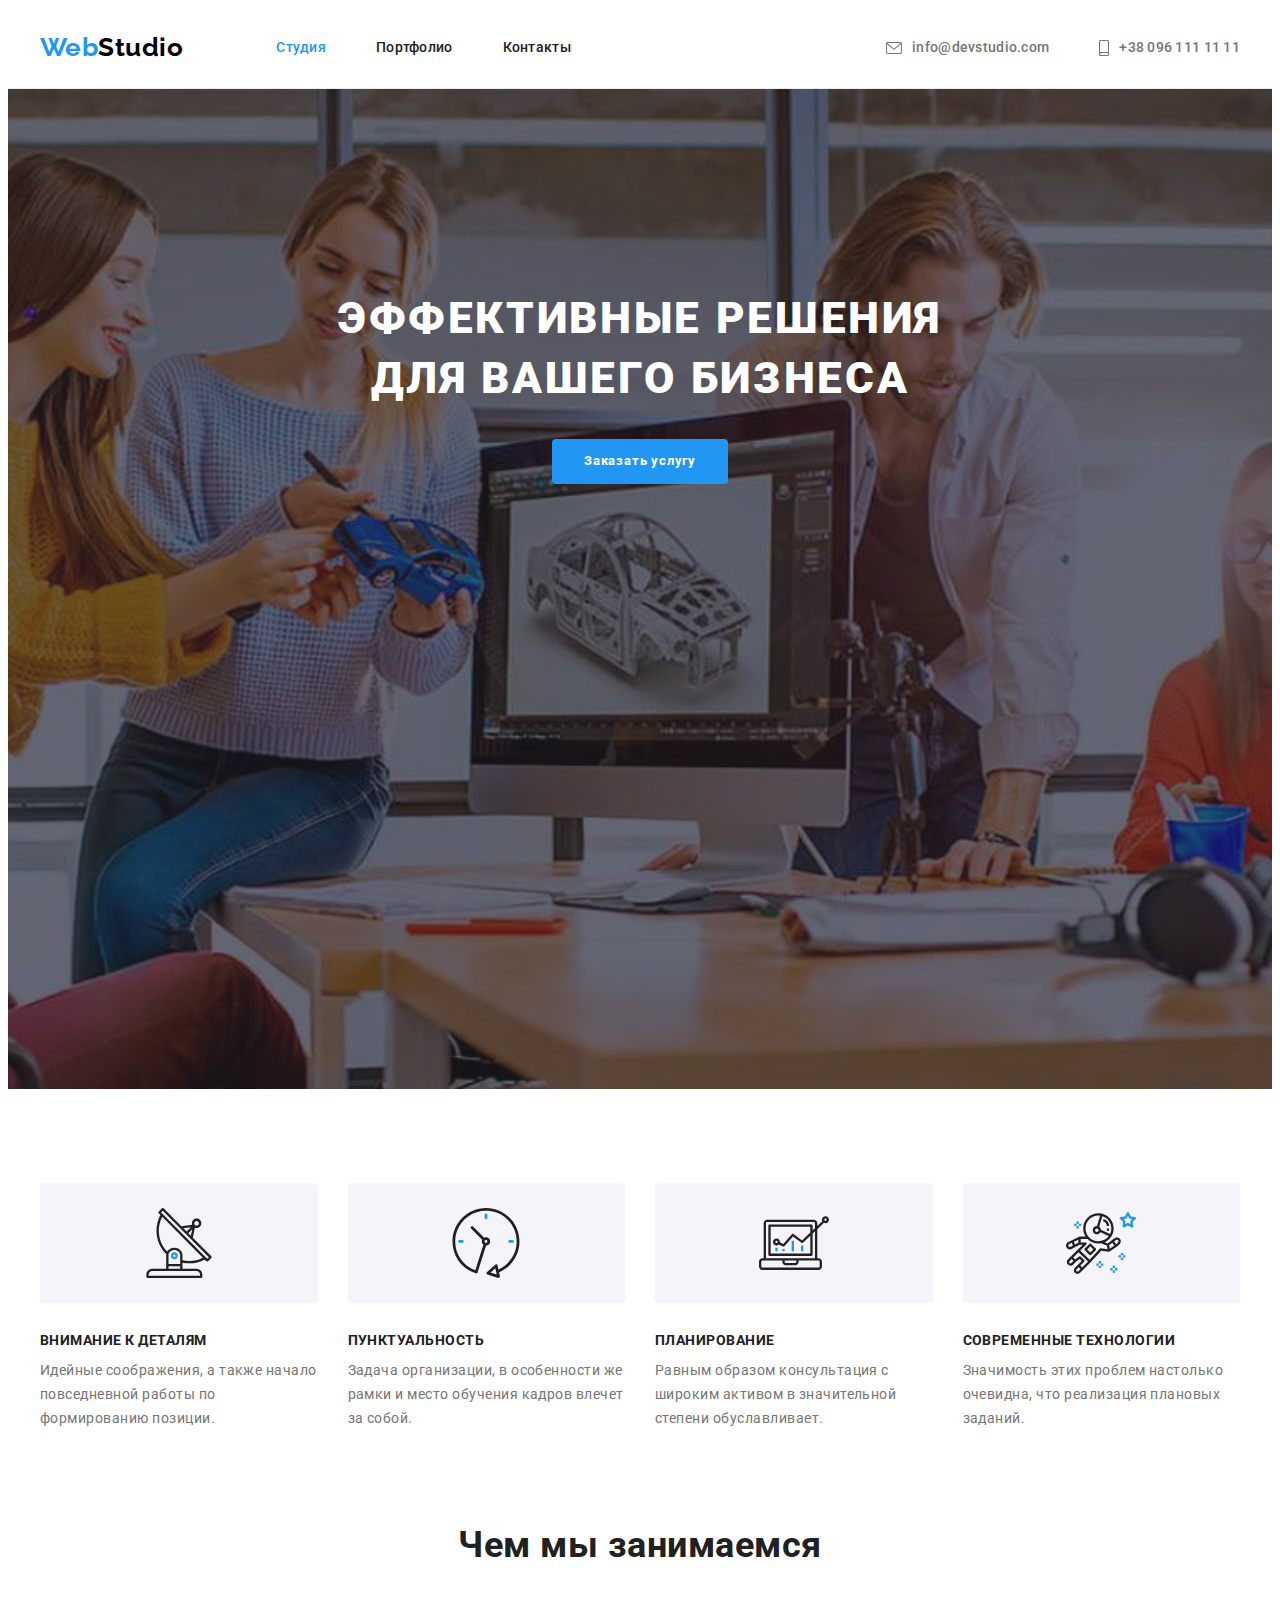
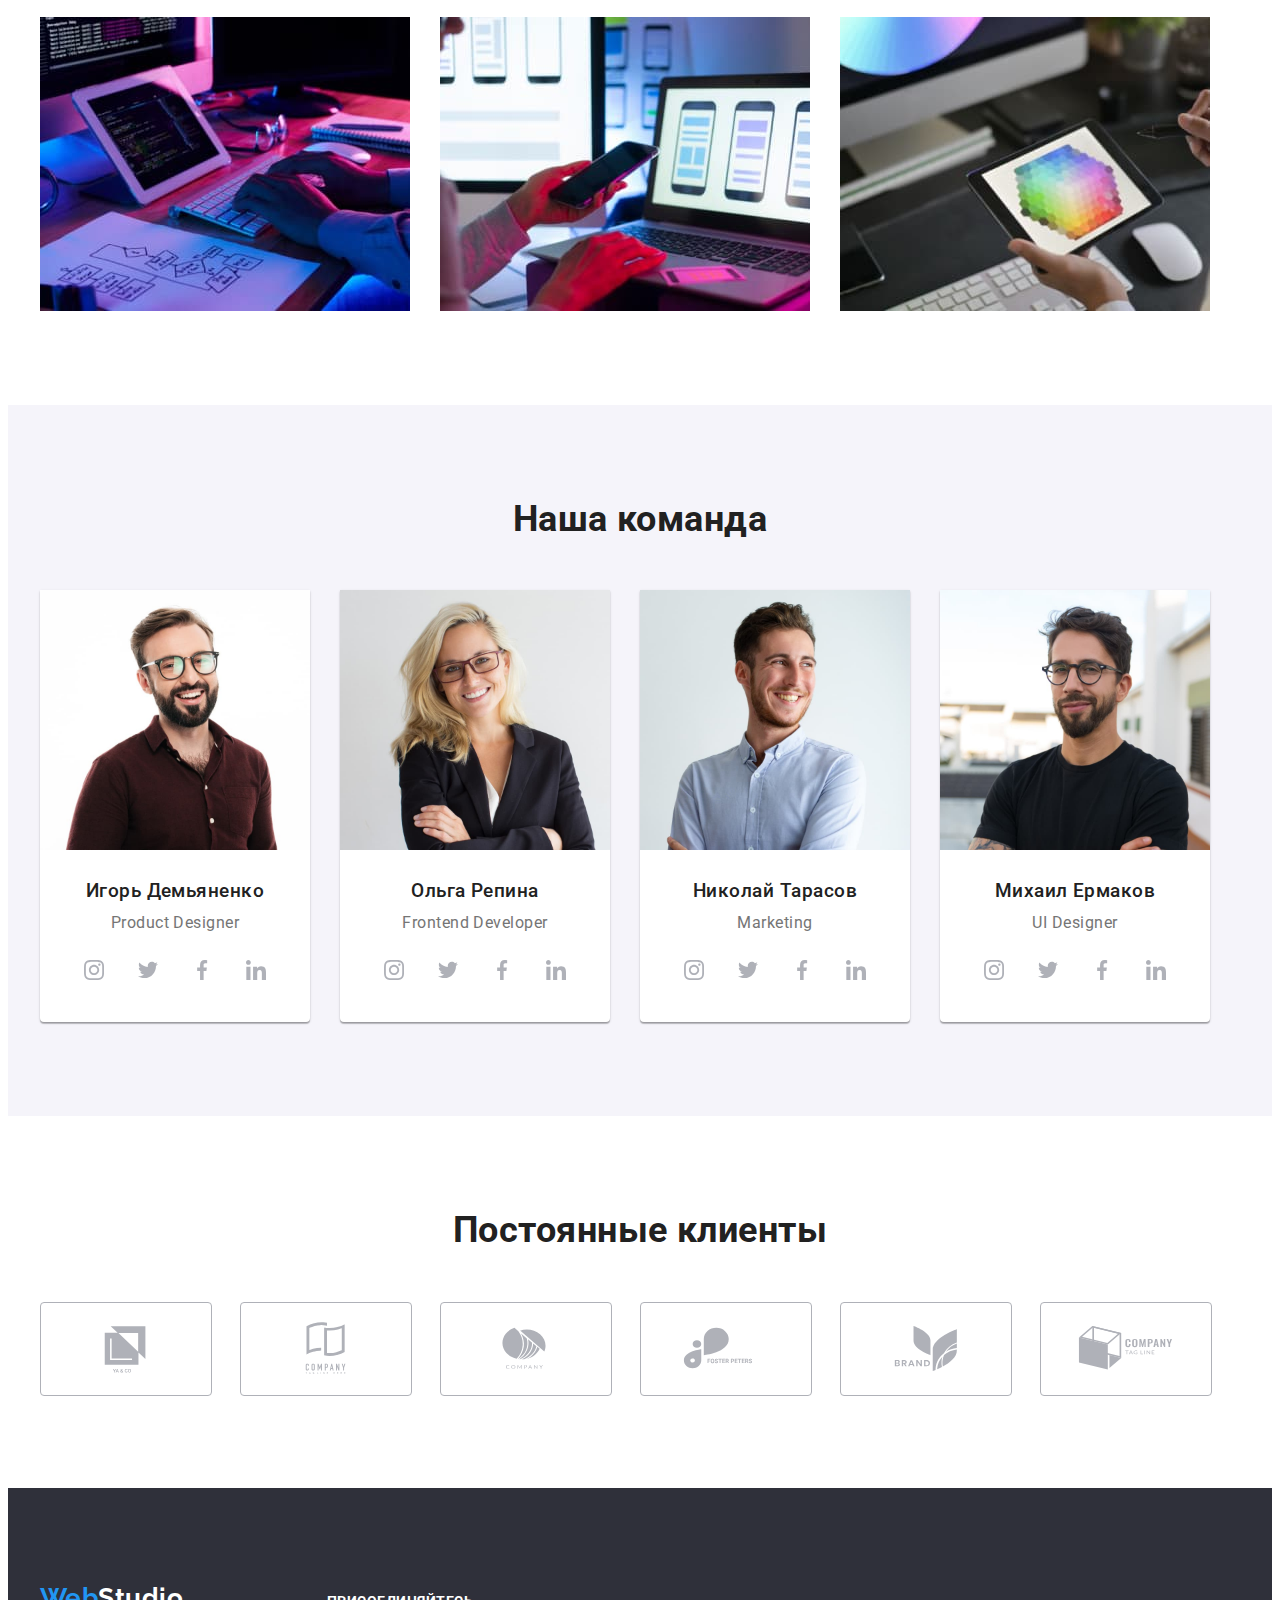
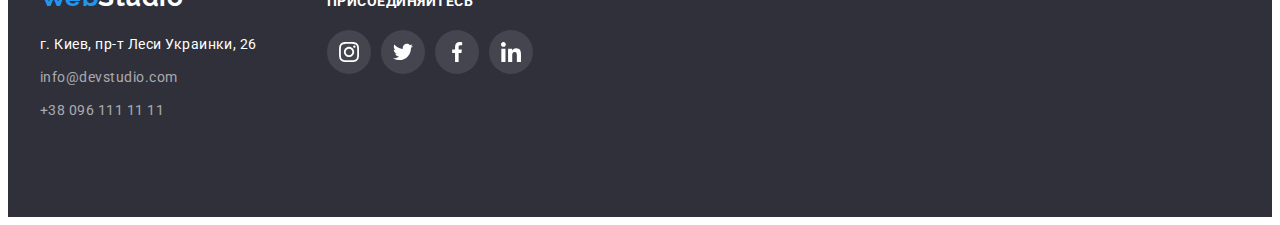
<file: index.html>
<!DOCTYPE html>
<html lang="ru">
  <head>
    <meta charset="UTF-8" />
    <meta http-equiv="X-UA-Compatible" content="IE=edge" />
    <meta name="viewport" content="width=device-width, initial-scale=1.0" />
    <meta name="description" content="Студия web дизайна в Киеве" />
    <title>WebStudio</title>
    <link rel="preconnect" href="https://fonts.googleapis.com" />
    <link rel="preconnect" href="https://fonts.gstatic.com" crossorigin />
    <link
      href="https://fonts.googleapis.com/css2?family=Raleway:wght@700&family=Roboto:wght@400;500;700;900&display=swap"
      rel="stylesheet"
    />
    <link
      rel="stylesheet"
      href="https://cdnjs.cloudflare.com/ajax/libs/modern-normalize/1.1.0/modern-normalize.min.css"
      integrity="sha512-wpPYUAdjBVSE4KJnH1VR1HeZfpl1ub8YT/NKx4PuQ5NmX2tKuGu6U/JRp5y+Y8XG2tV+wKQpNHVUX03MfMFn9Q=="
      crossorigin="anonymous"
      referrerpolicy="no-referrer"
    />
    <link rel="stylesheet" href="./css/styles.css" />
  </head>
  <body>
    <!-- header -->
    <header class="page-header">
      <div class="container header-flex">
        <nav class="nav-flex">
          <a class="logo link-none" href="./index.html"
            >Web<span class="logo-header">Studio</span></a
          >
          <ul class="site-nav">
            <li class="nav-item">
              <a class="link link-none current" href="./index.html">Студия</a>
            </li>
            <li class="nav-item">
              <a class="link link-none" href="./portfolio.html">Портфолио</a>
            </li>
            <li class="nav-item">
              <a class="link link-none" href="">Контакты</a>
            </li>
          </ul>
        </nav>
        <ul class="site-contacts">
          <li class="contact-item">
            <a class="contact link-none" href="mailto:info@devstudio.com">
              <svg class="contact-icon" width="16" height="12">
                <use href="./images/icons.svg.svg#icon-envelope"></use>
              </svg>
              info@devstudio.com</a
            >
          </li>
          <li class="contact-item">
            <a class="contact link-none" href="tel:+380961111111">
              <svg class="contact-icon" width="10" height="16">
                <use href="./images/icons.svg.svg#icon-smartphone"></use>
              </svg>
              +38 096 111 11 11</a
            >
          </li>
        </ul>
      </div>
    </header>
    <main>
      <!-- hero -->
      <section class="section hero overlay">
        <div class="container">
          <h1 class="hero-title">Эффективные решения для вашего бизнеса</h1>
          <button class="hero-button" type="button">Заказать услугу</button>
        </div>
      </section>
      <!-- advantage -->
      <section class="section advantage">
        <div class="container advantage-flex">
          <h2 class="visually-hidden">Преимущества</h2>
          <ul class="advantage-list">
            <li class="advantage-item">
              <div class="advantage-thumb">
                <svg class="advantage-icon" width="70" height="70">
                  <use href="./images/icons.svg.svg#icon-antenna"></use>
                </svg>
              </div>
              <h3 class="advantage-title">Внимание к деталям</h3>
              <p class="advantage-text">
                Идейные соображения, а также начало повседневной работы по
                формированию позиции.
              </p>
            </li>
            <li class="advantage-item">
              <div class="advantage-thumb">
                <svg class="advantage-icon" width="70" height="70">
                  <use href="./images/icons.svg.svg#icon-clock"></use>
                </svg>
              </div>
              <h3 class="advantage-title">Пунктуальность</h3>
              <p class="advantage-text">
                Задача организации, в особенности же рамки и место обучения
                кадров влечет за собой.
              </p>
            </li>
            <li class="advantage-item">
              <div class="advantage-thumb">
                <svg class="advantage-icon" width="70" height="70">
                  <use href="./images/icons.svg.svg#icon-diagram"></use>
                </svg>
              </div>
              <h3 class="advantage-title">Планирование</h3>
              <p class="advantage-text">
                Равным образом консультация с широким активом в значительной
                степени обуславливает.
              </p>
            </li>
            <li class="advantage-item">
              <div class="advantage-thumb">
                <svg class="advantage-icon" width="70" height="70">
                  <use href="./images/icons.svg.svg#icon-astronaut"></use>
                </svg>
              </div>
              <h3 class="advantage-title">Современные технологии</h3>
              <p class="advantage-text">
                Значимость этих проблем настолько очевидна, что реализация
                плановых заданий.
              </p>
            </li>
          </ul>
        </div>
      </section>
      <!-- services -->
      <section class="section services">
        <div class="container services-flex">
          <h2 class="section-title">Чем мы занимаемся</h2>
          <ul class="services-list">
            <li class="services-item">
              <img
                src="./images/desktop.jpg"
                alt="персональный компьютер"
                width="370"
              />
            </li>
            <li class="services-item">
              <img
                src="./images/mobile.jpg"
                alt="мобильный телефон"
                width="370"
              />
            </li>
            <li class="services-item">
              <img src="./images/tablet.jpg" 
              alt="планшет" width="370" />
            </li>
          </ul>
        </div>
      </section>
      <!-- team -->
      <section class="section team">
        <div class="container team-flex">
          <h2 class="section-title">Наша команда</h2>
          <ul class="team-list">
            <li class="team-item">
              <div class="team-info-container">
                <img class="team-img"
                  src="./images/Igor.jpg"
                  alt="фотография Игоря Демьяненко"
                  width="270"
                />
                <h3 class="team-title">Игорь Демьяненко</h3>
                <p class="team-text" lang="en">Product Designer</p>
                <ul class="social-list">
                  <li class="social-item">
                    <a href="" class="social-link">
                      <svg class="social-icon" width="20" height="20">
                        <use href="./images/icons.svg.svg#icon-instagram"></use>
                      </svg>
                    </a>
                  </li>
                  <li class="social-item">
                    <a href="" class="social-link">
                      <svg class="social-icon" width="20" height="20">
                        <use href="./images/icons.svg.svg#icon-twitter"></use>
                      </svg>
                    </a>
                  </li>
                  <li class="social-item">
                    <a href="" class="social-link">
                      <svg class="social-icon" width="20" height="20">
                        <use href="./images/icons.svg.svg#icon-facebook"></use>
                      </svg>
                    </a>
                  </li>
                  <li class="social-item">
                    <a href="" class="social-link">
                      <svg class="social-icon" width="20" height="20">
                        <use href="./images/icons.svg.svg#icon-linkedin"></use>
                      </svg>
                    </a>
                  </li>
                </ul>
              </div>
            </li>
            <li class="team-item">
              <div class="team-info-container">
                <img class="team-img"
                  src="./images/Olga.jpg"
                  alt="фотография Ольги Репиной"
                  width="270"
                />
                <h3 class="team-title">Ольга Репина</h3>
                <p class="team-text" lang="en">Frontend Developer</p>
                <ul class="social-list">
                  <li class="social-item">
                    <a href="" class="social-link">
                      <svg class="social-icon" width="20" height="20">
                        <use href="./images/icons.svg.svg#icon-instagram"></use>
                      </svg>
                    </a>
                  </li>
                  <li class="social-item">
                    <a href="" class="social-link">
                      <svg class="social-icon" width="20" height="20">
                        <use href="./images/icons.svg.svg#icon-twitter"></use>
                      </svg>
                    </a>
                  </li>
                  <li class="social-item">
                    <a href="" class="social-link">
                      <svg class="social-icon" width="20" height="20">
                        <use href="./images/icons.svg.svg#icon-facebook"></use>
                      </svg>
                    </a>
                  </li>
                  <li class="social-item">
                    <a href="" class="social-link">
                      <svg class="social-icon" width="20" height="20">
                        <use href="./images/icons.svg.svg#icon-linkedin"></use>
                      </svg>
                    </a>
                  </li>
                </ul>
              </div>
            </li>
            <li class="team-item">
              <div class="team-info-container">
                <img class="team-img"
                  src="./images/Nikolay.jpg"
                  alt="фотография Николая Тарасова"
                  width="270"
                />
                <h3 class="team-title">Николай Тарасов</h3>
                <p class="team-text" lang="en">Marketing</p>
                <ul class="social-list">
                  <li class="social-item">
                    <a href="" class="social-link">
                      <svg class="social-icon" width="20" height="20">
                        <use href="./images/icons.svg.svg#icon-instagram"></use>
                      </svg>
                    </a>
                  </li>
                  <li class="social-item">
                    <a href="" class="social-link">
                      <svg class="social-icon" width="20" height="20">
                        <use href="./images/icons.svg.svg#icon-twitter"></use>
                      </svg>
                    </a>
                  </li>
                  <li class="social-item">
                    <a href="" class="social-link">
                      <svg class="social-icon" width="20" height="20">
                        <use href="./images/icons.svg.svg#icon-facebook"></use>
                      </svg>
                    </a>
                  </li>
                  <li class="social-item">
                    <a href="" class="social-link">
                      <svg class="social-icon" width="20" height="20">
                        <use href="./images/icons.svg.svg#icon-linkedin"></use>
                      </svg>
                    </a>
                  </li>
                </ul>
              </div>
            </li>
            <li class="team-item">
              <div class="team-info-container">
                <img class="team-img"
                  src="./images/Mihail.jpg"
                  alt="фотография Михаила Ермакова"
                  width="270"
                />
                <h3 class="team-title">Михаил Ермаков</h3>
                <p class="team-text" lang="en">UI Designer</p>
                <ul class="social-list">
                  <li class="social-item">
                    <a href="" class="social-link">
                      <svg class="social-icon" width="20" height="20">
                        <use href="./images/icons.svg.svg#icon-instagram"></use>
                      </svg>
                    </a>
                  </li>
                  <li class="social-item">
                    <a href="" class="social-link">
                      <svg class="social-icon" width="20" height="20">
                        <use href="./images/icons.svg.svg#icon-twitter"></use>
                      </svg>
                    </a>
                  </li>
                  <li class="social-item">
                    <a href="" class="social-link">
                      <svg class="social-icon" width="20" height="20">
                        <use href="./images/icons.svg.svg#icon-facebook"></use>
                      </svg>
                    </a>
                  </li>
                  <li class="social-item">
                    <a href="" class="social-link">
                      <svg class="social-icon" width="20" height="20">
                        <use href="./images/icons.svg.svg#icon-linkedin"></use>
                      </svg>
                    </a>
                  </li>
                </ul>
              </div>
            </li>
          </ul>
        </div>
      </section>
      <!-- clients -->
      <section class="section clients">
        <div class="container clients-flex">
          <h2 class="section-title">Постоянные клиенты</h2>
          <ul class="clients-list">
            <li class="clients-item">
              <a href="" class="clients-link">
                <svg class="clients-icon" width="106" height="60">
                  <use href="./images/icons.svg.svg#icon-logo-client-1"></use>
                </svg>
              </a>
            </li>
            <li class="clients-item">
              <a href="" class="clients-link">
                <svg class="clients-icon" width="106" height="60">
                  <use href="./images/icons.svg.svg#icon-logo-client-2"></use>
                </svg>
              </a>
            </li>
            <li class="clients-item">
              <a href="" class="clients-link">
                <svg class="clients-icon" width="106" height="60">
                  <use href="./images/icons.svg.svg#icon-logo-client-3"></use>
                </svg>
              </a>
            </li>
            <li class="clients-item">
              <a href="" class="clients-link">
                <svg class="clients-icon" width="106" height="60">
                  <use href="./images/icons.svg.svg#icon-logo-client-4"></use>
                </svg>
              </a>
            </li>
            <li class="clients-item">
              <a href="" class="clients-link">
                <svg class="clients-icon" width="106" height="60">
                  <use href="./images/icons.svg.svg#icon-logo-client-5"></use>
                </svg>
              </a>
            </li>
            <li class="clients-item">
              <a href="" class="clients-link">
                <svg class="clients-icon" width="106" height="60">
                  <use href="./images/icons.svg.svg#icon-logo-client-6"></use>
                </svg>
              </a>
            </li>
          </ul>
        </div>
      </section>
    </main>
    <!-- footer -->
    <footer class="section page-footer">
      <div class="container footer-flex">
        <div class="address-box">
          <a class="logo-address link-none" href="./index.html"
            >Web<span class="logo-footer">Studio</span></a
          >
          <address class="addresses">
            <ul class="address-list">
              <li class="address-item">
                <a
                  class="map-address link-none"
                  href="https://goo.gl/maps/XkNCHodQhnQYmGNX7"
                  target="_blank"
                  rel="noreferrer noopener"
                  >г. Киев, пр-т Леси Украинки, 26</a
                >
              </li>
              <li class="address-item">
                <a
                  class="contact-mail link-none"
                  href="mailto:info@devstudio.com"
                  >info@devstudio.com</a
                >
              </li>
              <li class="address-item">
                <a class="contact-tel link-none" href="tel:+380961111111"
                  >+38 096 111 11 11</a
                >
              </li>
            </ul>
          </address>
        </div>
        <div class="join-box">
          <h2 class="join-title">Присоединяйтесь</h2>
          <ul class="join-list">
            <li class="join-item">
              <a href="" class="join-link">
                <svg class="join-icon" width="20" height="20">
                  <use href="./images/icons.svg.svg#icon-instagram"></use>
                </svg>
              </a>
            </li>
            <li class="join-item">
              <a href="" class="join-link">
                <svg class="join-icon" width="20" height="20">
                  <use href="./images/icons.svg.svg#icon-twitter"></use>
                </svg>
              </a>
            </li>
            <li class="join-item">
              <a href="" class="join-link">
                <svg class="join-icon" width="20" height="20">
                  <use href="./images/icons.svg.svg#icon-facebook"></use>
                </svg>
              </a>
            </li>
            <li class="join-item">
              <a href="" class="join-link">
                <svg class="join-icon" width="20" height="20">
                  <use href="./images/icons.svg.svg#icon-linkedin"></use>
                </svg>
              </a>
            </li>
          </ul>
        </div>
      </div>
    </footer>
  </body>
</html>
</file>
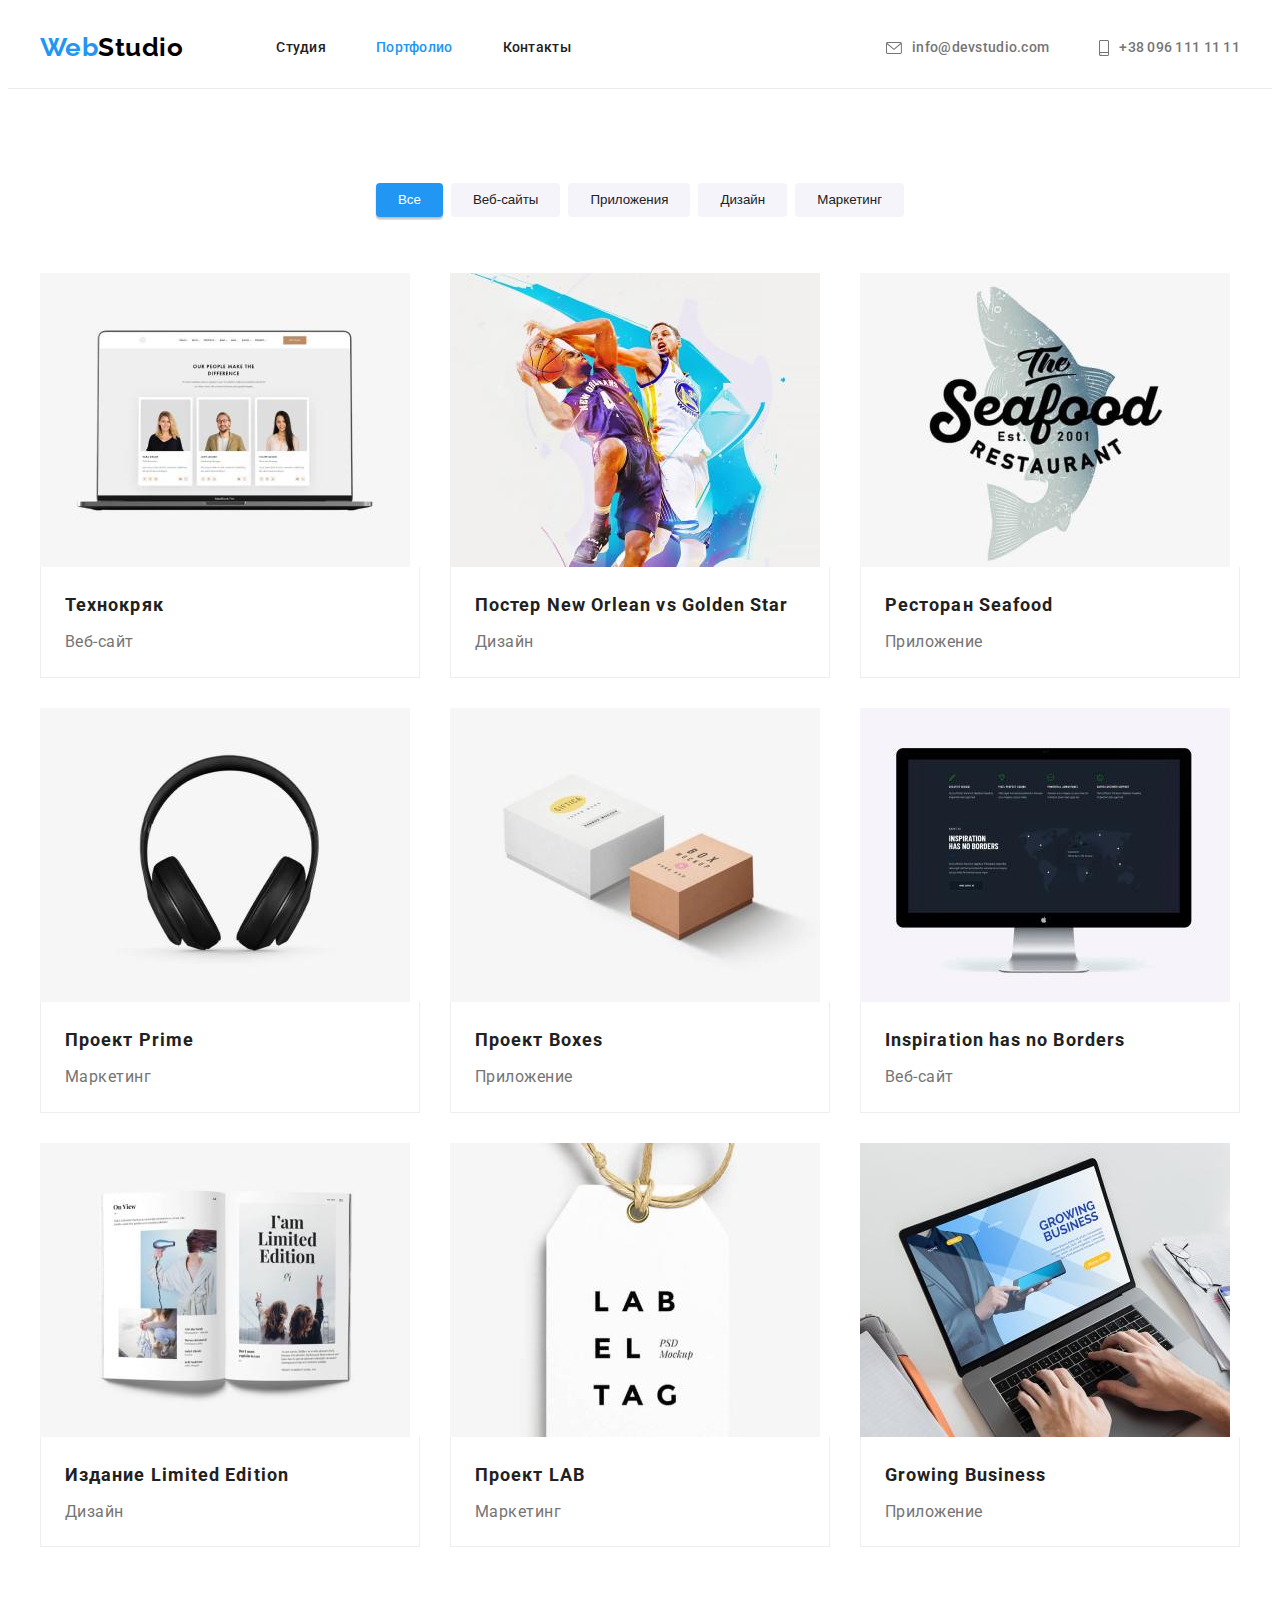
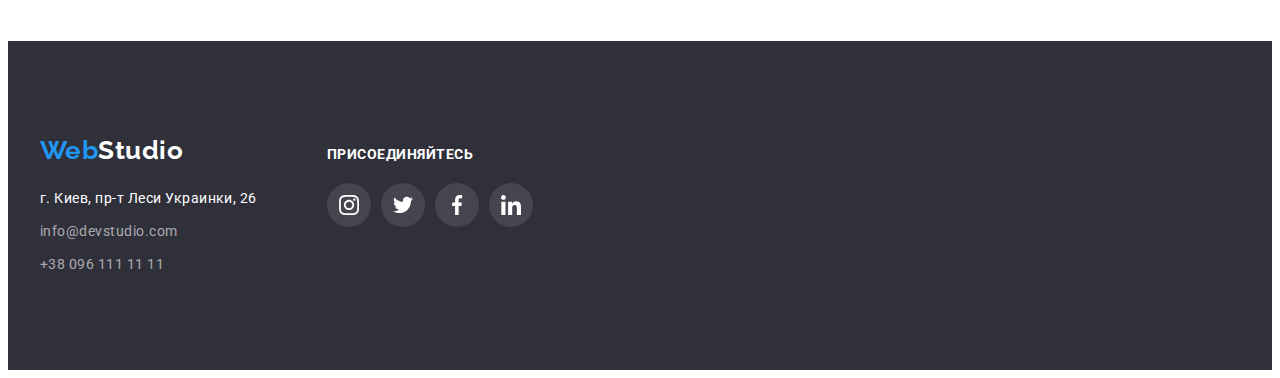
<file: portfolio.html>
<!DOCTYPE html>
<html lang="ru">
  <head>
    <meta charset="UTF-8" />
    <meta http-equiv="X-UA-Compatible" content="IE=edge" />
    <meta name="viewport" content="width=device-width, initial-scale=1.0" />
    <link rel="preconnect" href="https://fonts.googleapis.com" />
    <link rel="preconnect" href="https://fonts.gstatic.com" crossorigin />
    <link
      href="https://fonts.googleapis.com/css2?family=Raleway:wght@700&family=Roboto:wght@400;500;700;900&display=swap"
      rel="stylesheet"
    />
    <link
      rel="stylesheet"
      href="https://cdnjs.cloudflare.com/ajax/libs/modern-normalize/1.1.0/modern-normalize.min.css"
      integrity="sha512-wpPYUAdjBVSE4KJnH1VR1HeZfpl1ub8YT/NKx4PuQ5NmX2tKuGu6U/JRp5y+Y8XG2tV+wKQpNHVUX03MfMFn9Q=="
      crossorigin="anonymous"
      referrerpolicy="no-referrer"
    />
    <link rel="stylesheet" href="./css/styles.css" />
    <title>WebStudioPortfolio</title>
  </head>
  <body>
    <!-- header -->
    <header class="page-header">
      <div class="container header-flex">
        <nav class="nav-flex">
          <a class="logo link-none" href="./index.html"
            >Web<span class="logo-header">Studio</span></a
          >
          <ul class="site-nav">
            <li class="nav-item">
              <a class="link link-none" href="./index.html">Студия</a>
            </li>
            <li class="nav-item">
              <a class="link link-none current" href="./portfolio.html"
                >Портфолио</a
              >
            </li>
            <li class="nav-item">
              <a class="link link-none" href="">Контакты</a>
            </li>
          </ul>
        </nav>
        <ul class="site-contacts">
          <li class="contact-item">
            <a class="contact link-none" href="mailto:info@devstudio.com">
              <svg class="contact-icon" width="16" height="12">
                <use href="./images/icons.svg.svg#icon-envelope"></use>
              </svg>
              info@devstudio.com</a
            >
          </li>
          <li class="contact-item">
            <a class="contact link-none" href="tel:+380961111111">
              <svg class="contact-icon" width="10" height="16">
                <use href="./images/icons.svg.svg#icon-smartphone"></use>
              </svg>
              +38 096 111 11 11</a
            >
          </li>
        </ul>
      </div>
    </header>
    <!-- main -->
    <main>
      <section class="section portfolio">
        <div class="container">
          <h1 class="visually-hidden">Портфолио</h1>
          <ul class="buttons-list">
            <li class="btn-item">
              <button class="btn-filter link-none button-active" type="button">
                Все
              </button>
            </li>
            <li class="btn-item">
              <button class="btn-filter link-none" type="button">
                Веб-сайты
              </button>
            </li>
            <li class="btn-item">
              <button class="btn-filter link-none" type="button">
                Приложения
              </button>
            </li>
            <li class="btn-item">
              <button class="btn-filter link-none" type="button">Дизайн</button>
            </li>
            <li class="btn-item">
              <button class="btn-filter link-none" type="button">
                Маркетинг
              </button>
            </li>
          </ul>
          <ul class="examples-list">
            <li class="examples-item">
              <a class="examples-link link-none" href=""
                ><img
                  class="examples-img"
                  src="./images/portfolio1.jpg"
                  alt="Веб-сайт на экране ноутбука"
                  width="370"
                />
                <div class="examples-border">
                  <h2 class="examples-title">Технокряк</h2>
                  <p class="examples-text">Веб-сайт</p>
                </div>
              </a>
            </li>
            <li class="examples-item">
              <a class="examples-link link-none" href=""
                ><img
                  class="examples-img"
                  src="./images/portfolio2.jpg"
                  alt="Два баскетболиста с мячом"
                  width="370"
                />
                <div class="examples-border">
                  <h2 class="examples-title">
                    Постер <span lang="en">New Orlean vs Golden Star</span>
                  </h2>
                  <p class="examples-text">Дизайн</p>
                </div>
              </a>
            </li>
            <li class="examples-item">
              <a class="examples-link link-none" href=""
                ><img
                  class="examples-img"
                  src="./images/portfolio3.jpg"
                  alt="Акула и название ресторана"
                  width="370"
                />
                <div class="examples-border">
                  <h2 class="examples-title">
                    Ресторан <span lang="en">Seafood</span>
                  </h2>
                  <p class="examples-text">Приложение</p>
                </div>
              </a>
            </li>
            <li class="examples-item">
              <a class="examples-link link-none" href=""
                ><img
                  class="examples-img"
                  src="./images/portfolio4.jpg"
                  alt="Полноразмерные наушники"
                  width="370"
                />
                <div class="examples-border">
                  <h2 class="examples-title">
                    Проект <span lang="en">Prime</span>
                  </h2>
                  <p class="examples-text">Маркетинг</p>
                </div>
              </a>
            </li>
            <li class="examples-item">
              <a class="examples-link link-none" href=""
                ><img
                  class="examples-img"
                  src="./images/portfolio5.jpg"
                  alt="Две коробки"
                  width="370"
                />
                <div class="examples-border">
                  <h2 class="examples-title">
                    Проект <span lang="en">Boxes</span>
                  </h2>
                  <p class="examples-text">Приложение</p>
                </div>
              </a>
            </li>
            <li class="examples-item">
              <a class="examples-link link-none" href=""
                ><img
                  class="examples-img"
                  src="./images/portfolio6.jpg"
                  alt="Веб-сайт на экране монитора"
                  width="370"
                />
                <div class="examples-border">
                  <h2 class="examples-title" lang="en">
                    Inspiration has no Borders
                  </h2>
                  <p class="examples-text">Веб-сайт</p>
                </div>
              </a>
            </li>
            <li class="examples-item">
              <a class="examples-link link-none" href=""
                ><img
                  class="examples-img"
                  src="./images/portfolio7.jpg"
                  alt="Открытая книга с картинками"
                  width="370"
                />
                <div class="examples-border">
                  <h2 class="examples-title">
                    Издание <span lang="en">Limited Edition</span>
                  </h2>
                  <p class="examples-text">Дизайн</p>
                </div>
              </a>
            </li>
            <li class="examples-item">
              <a class="examples-link link-none" href=""
                ><img
                  class="examples-img"
                  src="./images/portfolio8.jpg"
                  alt="Ярлык"
                  width="370"
                />
                <div class="examples-border">
                  <h2 class="examples-title">
                    Проект <span lang="en">LAB</span>
                  </h2>
                  <p class="examples-text">Маркетинг</p>
                </div>
              </a>
            </li>
            <li class="examples-item">
              <a class="examples-link link-none" href=""
                ><img
                  class="examples-img"
                  src="./images/portfolio9.jpg"
                  alt="Приложение  в котором работают на ноутбуке"
                  width="370"
                />
                <div class="examples-border">
                  <h2 class="examples-title" lang="en">Growing Business</h2>
                  <p class="examples-text">Приложение</p>
                </div>
              </a>
            </li>
          </ul>
        </div>
      </section>
    </main>
    <!-- footer -->
    <footer class="section page-footer">
      <div class="container footer-flex">
        <div class="address-box">
          <a class="logo-address link-none" href="./index.html"
            >Web<span class="logo-footer">Studio</span></a
          >
          <address class="addresses">
            <ul class="address-list">
              <li class="address-item">
                <a
                  class="map-address link-none"
                  href="https://goo.gl/maps/XkNCHodQhnQYmGNX7"
                  target="_blank"
                  rel="noreferrer noopener"
                  >г. Киев, пр-т Леси Украинки, 26</a
                >
              </li>
              <li class="address-item">
                <a
                  class="contact-mail link-none"
                  href="mailto:info@devstudio.com"
                  >info@devstudio.com</a
                >
              </li>
              <li class="address-item">
                <a class="contact-tel link-none" href="tel:+380961111111"
                  >+38 096 111 11 11</a
                >
              </li>
            </ul>
          </address>
        </div>
        <div class="join-box">
          <h2 class="join-title">Присоединяйтесь</h2>
          <ul class="join-list">
            <li class="join-item">
              <a href="" class="join-link">
                <svg class="join-icon" width="20" height="20">
                  <use href="./images/icons.svg.svg#icon-instagram"></use>
                </svg>
              </a>
            </li>
            <li class="join-item">
              <a href="" class="join-link">
                <svg class="join-icon" width="20" height="20">
                  <use href="./images/icons.svg.svg#icon-twitter"></use>
                </svg>
              </a>
            </li>
            <li class="join-item">
              <a href="" class="join-link">
                <svg class="join-icon" width="20" height="20">
                  <use href="./images/icons.svg.svg#icon-facebook"></use>
                </svg>
              </a>
            </li>
            <li class="join-item">
              <a href="" class="join-link">
                <svg class="join-icon" width="20" height="20">
                  <use href="./images/icons.svg.svg#icon-linkedin"></use>
                </svg>
              </a>
            </li>
          </ul>
        </div>
      </div>
    </footer>
  </body>
</html>
</file>
<file: css/styles.css>
/* --------------------------GLOBAL STYLES---------------------- */
:root {
  --general-text-color: #757575;
  --headline-text-color: #212121;
  --hero-headline-color: #ffffff;
  --accent-color-blue: #2196f3;
  --background-color-buttons: #f5f4fa;
  --footer-background-color: #2f303a;
  --hero-button-hover: #188ce8;
  --logo-span-color: #000000;
  --header-border-color: #ececec;
  --card-border-color: #eeeeee;
  --social-icon-color: #AFB1B8;
  --card-set-gap: 30px;
}

body {
  font-family: Roboto, sans-serif;
  letter-spacing: 0.03em;
  color: var(--general-text-color);
  background-color: var(--general-background-color);
}

h1,
h2,
h3,
p {
  margin: 0;
}

ul {
  margin: 0;
  padding: 0;
  list-style: none;
}

img {
  display: block;
  max-width: 100%;
}

a {
  display: block;
}

.section {
  padding-top: 94px;
  padding-bottom: 94px;
}

.container {
  width: 1200px;
  padding-right: 15px;
  padding-left: 15px;
  margin: 0 auto;
}

.link-none {
  text-decoration: none;
}

.site-nav .link.current {
  color: var(--accent-color-blue);
}

.visually-hidden {
  position: absolute;
  white-space: nowrap;
  width: 1px;
  height: 1px;
  overflow: hidden;
  border: 0;
  padding: 0;
  clip: rect(0 0 0 0);
  clip-path: inset(50%);
  margin: -1px;
}

/* --------------------------STUDIO--------------------------------- */
/* header */

.page-header {
  border-bottom: 1px solid 
  var(--header-border-color);
}

.header-flex {
  display: flex;
}

.nav-flex {
  display: flex;
  align-items: center;
}

.logo {
  margin-right: 93px;
  padding-top: 24px;
  padding-bottom: 25px;

  font-family: Raleway;
  font-weight: 700;
  font-size: 26px;
  line-height: 1.2;
  color: var(--accent-color-blue);
}

.logo .logo-header {
  color: var(--logo-span-color);
}

/* site-nav */
.site-nav {
  display: flex;
  align-items: center;
}

.link {
  padding-top: 32px;
  padding-bottom: 32px;
  
  font-weight: 500;
  font-size: 14px;
  line-height: 1.14;
  letter-spacing: 0.02em;
  color: var(--headline-text-color);
}

.nav-item:not(:last-child),
.contact-item:not(:last-child) {
  margin-right: 50px;
}

.site-contacts {
  display: flex;
  align-items: center;
  margin-left: auto;
}

.contact-item {
  display: flex;
}

.contact {
  display: flex;
  align-items: center;
  padding-top: 32px;
  padding-bottom: 32px;

  font-weight: 500;
  font-size: 14px;
  line-height: 1.14;
  letter-spacing: 0.02em;
  color: inherit;
}

.link:hover,
.link:focus,
.contact:hover,
.contact:focus {
  color: var(--accent-color-blue);
}

.contact-icon {
  display: block;
  margin-right: 10px;
  align-content: center;
  fill: var(--general-text-color);
}

.contact:hover .contact-icon,
.contact:focus .contact-icon {
  fill: var(--accent-color-blue);
}


/* hero */
.hero {
  padding-top: 200px;
  padding-bottom: 200px;
  background-color:
   var(--footer-background-color);
}

.overlay {
  max-width: 1600px;
  min-height: 600px;
  margin-left: auto;
  margin-right: auto;
  background-image: linear-gradient( rgba(47, 48, 58, 0.4),
   rgba(47, 48, 58, 0.4)),  url(../images/img-hero.jpg);
  background-repeat: no-repeat;
  background-size: cover;
  background-position: center;
}

.hero-title {
  width: 696px;
  margin-right: auto;
  margin-left: auto;
  margin-bottom: 30px;
  
  font-weight: 900;
  font-size: 44px;
  line-height: 1.36;
  letter-spacing: 0.06em;
  text-transform: uppercase;
  text-align: center;
  color: var(--hero-headline-color);
}

/* button */
.hero-button {
  padding: 10px 32px;
  display: block;
  margin-right: auto;
  margin-left: auto;

  font-family: inherit;
  font-weight: 700;
  line-height: 1.87;
  letter-spacing: 0.06em;
  color: var(--hero-headline-color);
  background-color: var(--accent-color-blue);
  border: none;
  border-radius: 4px;
  cursor: pointer;
}
.hero-button:hover {
  background-color: var(--hero-button-hover);
}

/* section-advantage */

.advantage-flex {
  display: flex;
  flex-wrap: wrap;
}

.advantage-list {
  display: flex;
  margin-right: calc( -1 * var(--card-set-gap));
}
.advantage-item {
  margin-right: var(--card-set-gap);
  flex-basis: calc(100% / 4 - var(--card-set-gap));
}
.advantage-thumb {
  display: flex;
 margin-bottom: var(--card-set-gap); 
 height: 120px;

background: var(--background-color-buttons);
border-radius: 4px;

 align-items: center;
justify-content: center;
}

.advantage-title {
  margin-bottom: 10px;
  
  font-weight: 700;
  font-size: 14px;
  line-height: 1.14;
  text-transform: uppercase;
  color: var(--headline-text-color);
}
.advantage-text {
  font-size: 14px;
  line-height: 1.71;
}

/* section-services */
.services {
  padding-top: 0;
}

.services-flex {
  display: flex;
  flex-wrap: wrap;
}

.section-title {
  margin-right: auto;
  margin-left: auto;
  margin-bottom: 50px;
  
  font-weight: 700;
  font-size: 36px;
  line-height: 1.16;
  color: var(--headline-text-color);
}
.services-list {
  display: flex;
  margin-right: calc( -1 * var(--card-set-gap));
  
}
.services-item {
  margin-right: var(--card-set-gap);
  flex-basis: calc(100% / 3 - var(--card-set-gap));
}

/* section-team */
.team {
  background-color: var(--background-color-buttons);
}
.team-flex {
  display: flex;
  flex-wrap: wrap;
}
.team-list {
  display: flex;
  margin-right: calc( -1 * var(--card-set-gap));
}
.team-item {
  margin-right: var(--card-set-gap);
  flex-basis: calc(100% / 4 - var(--card-set-gap));
}

.team-info-container {
  padding-top: 0;
  padding-bottom: var(--card-set-gap);

  text-align: center;
  background-color: var(--hero-headline-color);
box-shadow: 0px 1px 3px rgba(0, 0, 0, 0.12), 0px 1px 1px rgba(0, 0, 0, 0.14), 0px 2px 1px rgba(0, 0, 0, 0.2);
border: none;
  border-radius: 0px 0px 4px 4px;
}

.team-img {
margin-bottom: var(--card-set-gap);
}

.team-title {
  margin-bottom: 10px;

  font-weight: 500;
  line-height: 1.2;
  color: var(--headline-text-color);
}

.team-text {
margin-bottom: 16px;  
}

.social-list {
display: flex;
justify-content: center;

}

.social-item {
width: 44px;
height: 44px;
}

.social-item:not(:last-child) {
  margin-right: 10px;
}

.social-link {
  display: flex;
width: 100%;
height: 100%;
border-radius: 50%;
align-items: center;
justify-content: center;
}

.social-link:hover,
.social-link:focus {
  background-color: var(--accent-color-blue);
}

.social-icon {
  fill: var(--social-icon-color);
}
.social-link:hover .social-icon,
.social-link:focus .social-icon {
  fill: var(--hero-headline-color);
}
 
/* section-clients */

.clients-flex {
  display: flex;
  flex-wrap: wrap;
}

.clients-list {
  display: flex;
justify-content: center;
}

.clients-item {
  width: 170px;
  height: 92px;
  }

.clients-item:not(:last-child) {
  margin-right: var(--card-set-gap);
}

.clients-link {
  display: flex;
width: 100%;
height: 100%;
align-items: center;
justify-content: center;
border: 1px solid var(--social-icon-color);
border-radius: 4px;
}

.clients-link:hover,
.clients-link:focus {
 border: 1px solid var(--accent-color-blue);
}

.clients-icon {
  fill: var(--social-icon-color);
}
.clients-link:hover .clients-icon,
.clients-link:focus .clients-icon {
  fill: var(--accent-color-blue);
}

/* footer */
.page-footer {
  background-color: 
  var(--footer-background-color);
}

.footer-flex {
  display: flex;
  flex-wrap: wrap;
  align-items: baseline;
}

.address-box {
  margin-right: 70px;
}

.logo-address {
  margin-bottom: 20px;

  font-family: Raleway;
  font-weight: 700;
  font-size: 26px;
  line-height: 1.2;
  color: var(--accent-color-blue);
}

.logo-footer {
  color: var(--hero-headline-color);
}

.addresses {
  font-style: inherit;
  font-size: 14px;
  line-height: 1.71;
}

.address-item:not(:last-child) {
  margin-bottom: 9px;
}
.map-address {
  color: var(--hero-headline-color);
}
.contact-mail,
.contact-tel {
  color: rgba(255, 255, 255, 0.6);
}
.map-address:hover,
.map-address:focus,
.contact-mail:hover,
.contact-mail:focus,
.contact-tel:hover,
.contact-tel:focus {
  color: var(--accent-color-blue);
}
 
.join-title {
margin-bottom: 20px;
  
  font-weight: 700;
  font-size: 14px;
  line-height: 1.14;
  text-transform: uppercase;
  color: var(--hero-headline-color);
}

.join-list {
  display: flex;
  justify-content: center;
}

.join-item {
  width: 44px;
height: 44px;
}

.join-item:not(:last-child) {
  margin-right: 10px;
}

.join-link {
  display: flex;
width: 100%;
height: 100%;
border-radius: 50%;
align-items: center;
justify-content: center;
background: rgba(255, 255, 255, 0.1);
}

.join-link:hover,
.join-link:focus {
  background-color: var(--accent-color-blue);
}

.join-icon {
  fill: var(--hero-headline-color);
}

/*----------------------------- PORTFOLIO -----------------------------*/

/* filter buttons */
.buttons-list {
 display: flex;
 justify-content: center;
 margin-bottom: 56px;
}

.btn-item:not(:last-child) {
  margin-right: 8px;
}

.btn-filter {
  display: block;
  padding: 6px 22px;
  
  font-weight: 500;
  line-height: 1.62;
  text-align: center;
  color: var(--headline-text-color);
  background-color: var(--background-color-buttons);
  border: none;
  border-radius: 4px;
  cursor: pointer;
  
}

.btn-filter:hover,
.btn-filter:focus,
.button-active {
  color: var(--hero-headline-color);
  background: var(--accent-color-blue);
  box-shadow: 0px 3px 1px rgba(0, 0, 0, 0.1), 0px 1px 2px rgba(0, 0, 0, 0.08), 0px 2px 2px rgba(0, 0, 0, 0.12);
}

/* Examples list */
.examples-list {
  display: flex;
  flex-wrap: wrap;
  margin-right: calc( -1 * var(--card-set-gap));
  margin-bottom: calc( -1 * var(--card-set-gap));
}
.examples-item {
  margin-right: var(--card-set-gap);
  margin-bottom: var(--card-set-gap);
  flex-basis: calc(100% / 3 - var(--card-set-gap));
}

.examples-link:hover,
.examples-link:focus {
box-shadow: 0px 1px 1px rgba(0, 0, 0, 0.12), 0px 4px 4px rgba(0, 0, 0, 0.06), 1px 4px 6px rgba(0, 0, 0, 0.16);
}

.examples-border {
  padding: 20px 24px;
  border: 1px solid var(--card-border-color); 
  border-top: none;  
}

.examples-title {
  margin-bottom: 4px;
  
  font-weight: 700;
  font-size: 18px;
  line-height: 2;
  letter-spacing: 0.06em;
  color: var(--headline-text-color);
}
.examples-text {
  line-height: 1.87;
  color: var(--general-text-color);
}
</file>
